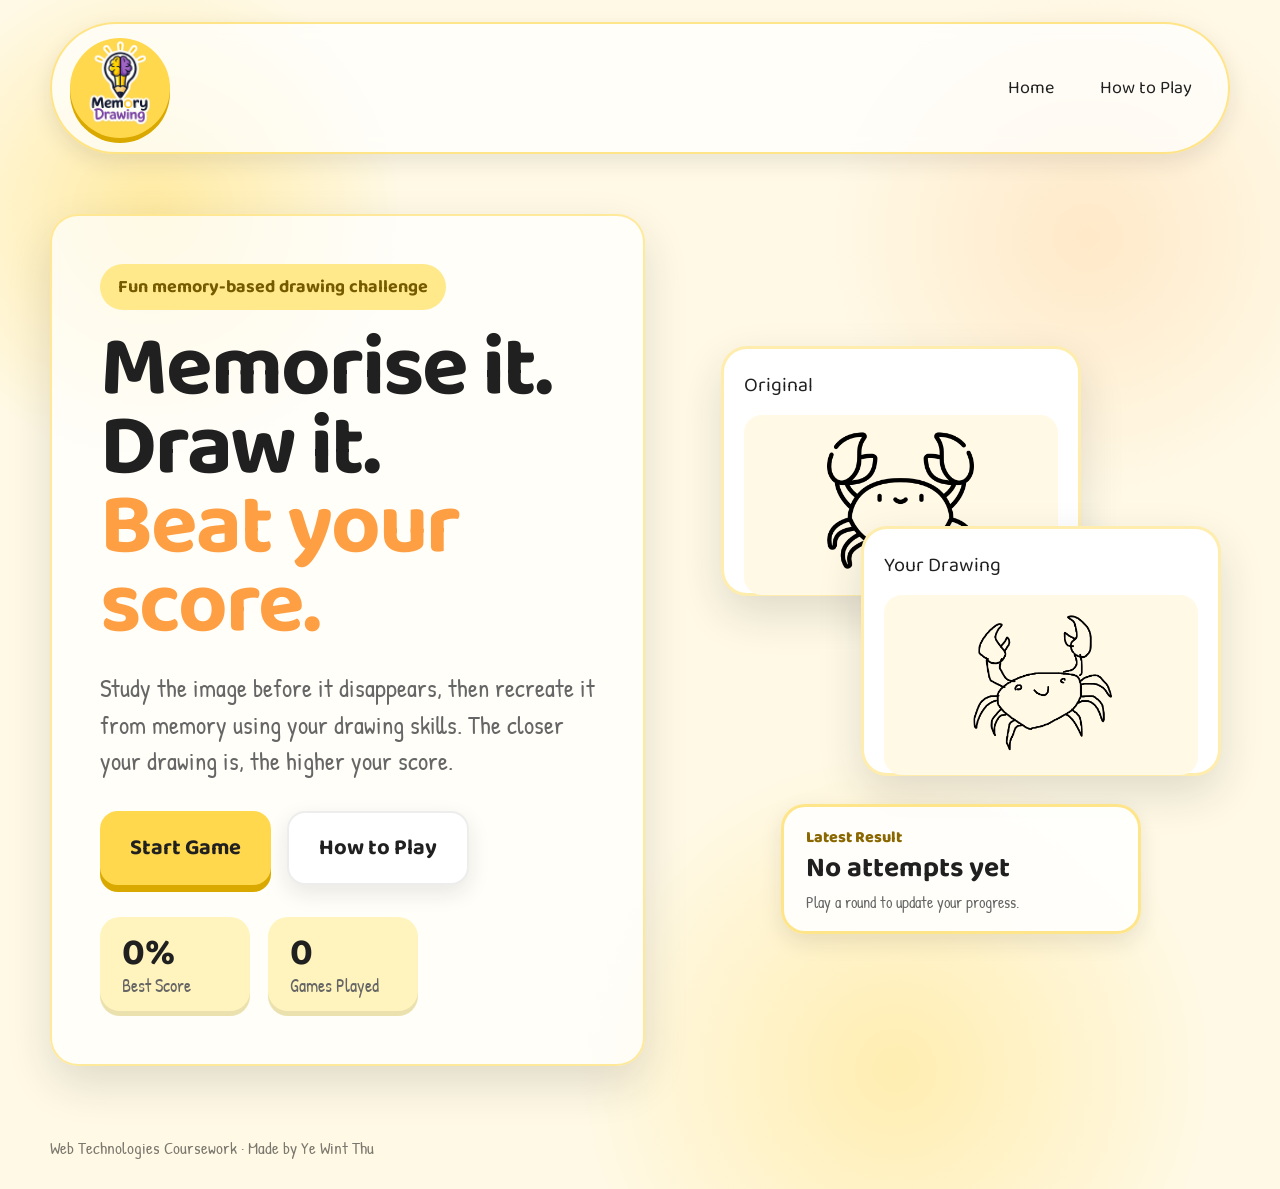
<file: index.html>
<!DOCTYPE html>
<html lang="en">
<head>
    <meta charset="UTF-8">
    <meta name="viewport" content="width=device-width, initial-scale=1.0">
    <title>Memory Drawing Game</title>

    <link rel="stylesheet" href="css/global.css">
    <link rel="stylesheet" href="css/index.css">

    <script src="js/global.js" defer></script>
    <script src="js/index.js" defer></script>
</head>

<body>

<header class="site-header">
    <a href="index.html" class="logo">
        <img src="img/logo.png" alt="Memory Drawing Game Logo">
    </a>

    <nav class="top-nav">
        <a href="index.html">Home</a>
        <a href="instructions.html">How to Play</a>
    </nav>
</header>

<main class="home-page page-animation">

    <section class="hero">

        <div class="hero-content">
            <p class="eyebrow">Fun memory-based drawing challenge</p>

            <h1>Memorise it.<br>Draw it.<br><span>Beat your score.</span></h1>

            <p class="hero-text">
                Study the image before it disappears, then recreate it from memory
                using your drawing skills. The closer your drawing is, the higher your score.
            </p>

            <div class="hero-actions">
                <a href="difficulty.html" class="game-btn primary-btn">Start Game</a>
                <a href="instructions.html" class="game-btn secondary-btn">How to Play</a>
            </div>

            <div class="stats-row">
                <div class="stat-card">
                    <strong id="bestScore">0%</strong>
                    <span>Best Score</span>
                </div>

                <div class="stat-card">
                    <strong id="gamesPlayed">0</strong>
                    <span>Games Played</span>
                </div>
            </div>
        </div>

        <div class="hero-preview">

            <div class="preview-stack">
                <div class="preview-card original-card">
                    <span>Original</span>
                    <div class="preview-image-box">
                        <img src="img/normal/crab.png" alt="Original crab drawing example">
                    </div>
                </div>

                <div class="preview-card drawing-card">
                    <span>Your Drawing</span>
                    <div class="preview-image-box">
                        <img src="img/my_drawing.png" alt="Player drawing example">
                    </div>
                </div>
            </div>

            <div class="score-panel">
                <span class="score-label">Latest Result</span>
                <strong id="scoreBubble">Loading...</strong>
                <small>Play a round to update your progress.</small>
            </div>

        </div>

    </section>

</main>

<footer class="site-footer">
    <p>Web Technologies Coursework · Made by Ye Wint Thu</p>
</footer>

</body>
</html>
</file>
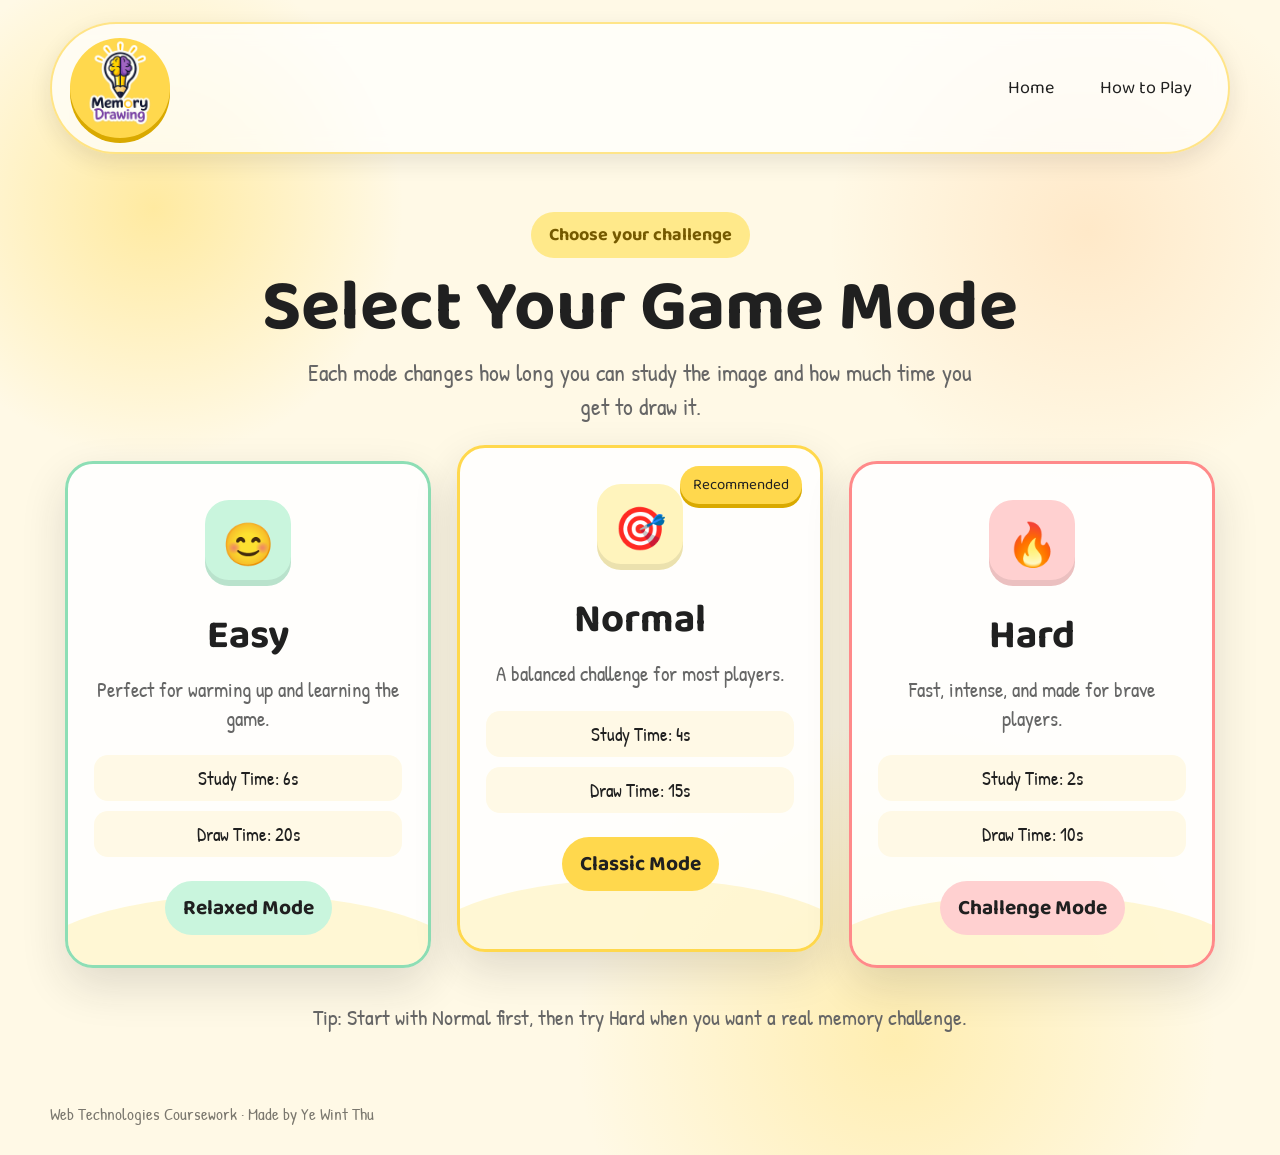
<file: difficulty.html>
<!DOCTYPE html>
<html lang="en">
<head>
    <meta charset="UTF-8">
    <meta name="viewport" content="width=device-width, initial-scale=1.0">
    <title>Select Difficulty</title>

    <link rel="stylesheet" href="css/global.css">
    <link rel="stylesheet" href="css/difficulty.css">

    <script src="js/global.js" defer></script>
    <script src="js/difficulty.js" defer></script>
</head>

<body>

<header class="site-header">
    <a href="index.html" class="logo">
        <img src="img/logo.png" alt="Memory Drawing Game Logo">
    </a>

    <nav class="top-nav">
        <a href="index.html">Home</a>
        <a href="instructions.html">How to Play</a>
    </nav>
</header>

<main class="difficulty-page page-animation">

    <section class="difficulty-intro">
        <p class="eyebrow">Choose your challenge</p>
        <h1>Select Your Game Mode</h1>
        <p class="subtitle">
            Each mode changes how long you can study the image and how much time you get to draw it.
        </p>
    </section>

    <section class="difficulty-container">

        <article class="difficulty-card easy" onclick="selectDifficulty('easy')">
            <div class="difficulty-icon">😊</div>
            <h2>Easy</h2>
            <p>Perfect for warming up and learning the game.</p>

            <div class="mode-info">
                <span>Study Time: 6s</span>
                <span>Draw Time: 20s</span>
            </div>

            <strong>Relaxed Mode</strong>
        </article>

        <article class="difficulty-card normal featured" onclick="selectDifficulty('normal')">
            <div class="recommended-badge">Recommended</div>
            <div class="difficulty-icon">🎯</div>
            <h2>Normal</h2>
            <p>A balanced challenge for most players.</p>

            <div class="mode-info">
                <span>Study Time: 4s</span>
                <span>Draw Time: 15s</span>
            </div>

            <strong>Classic Mode</strong>
        </article>

        <article class="difficulty-card hard" onclick="selectDifficulty('hard')">
            <div class="difficulty-icon">🔥</div>
            <h2>Hard</h2>
            <p>Fast, intense, and made for brave players.</p>

            <div class="mode-info">
                <span>Study Time: 2s</span>
                <span>Draw Time: 10s</span>
            </div>

            <strong>Challenge Mode</strong>
        </article>

    </section>

    <p class="tip-text">
        Tip: Start with Normal first, then try Hard when you want a real memory challenge.
    </p>

</main>

<footer class="site-footer">
    <p>Web Technologies Coursework · Made by Ye Wint Thu</p>
</footer>

</body>
</html>
</file>
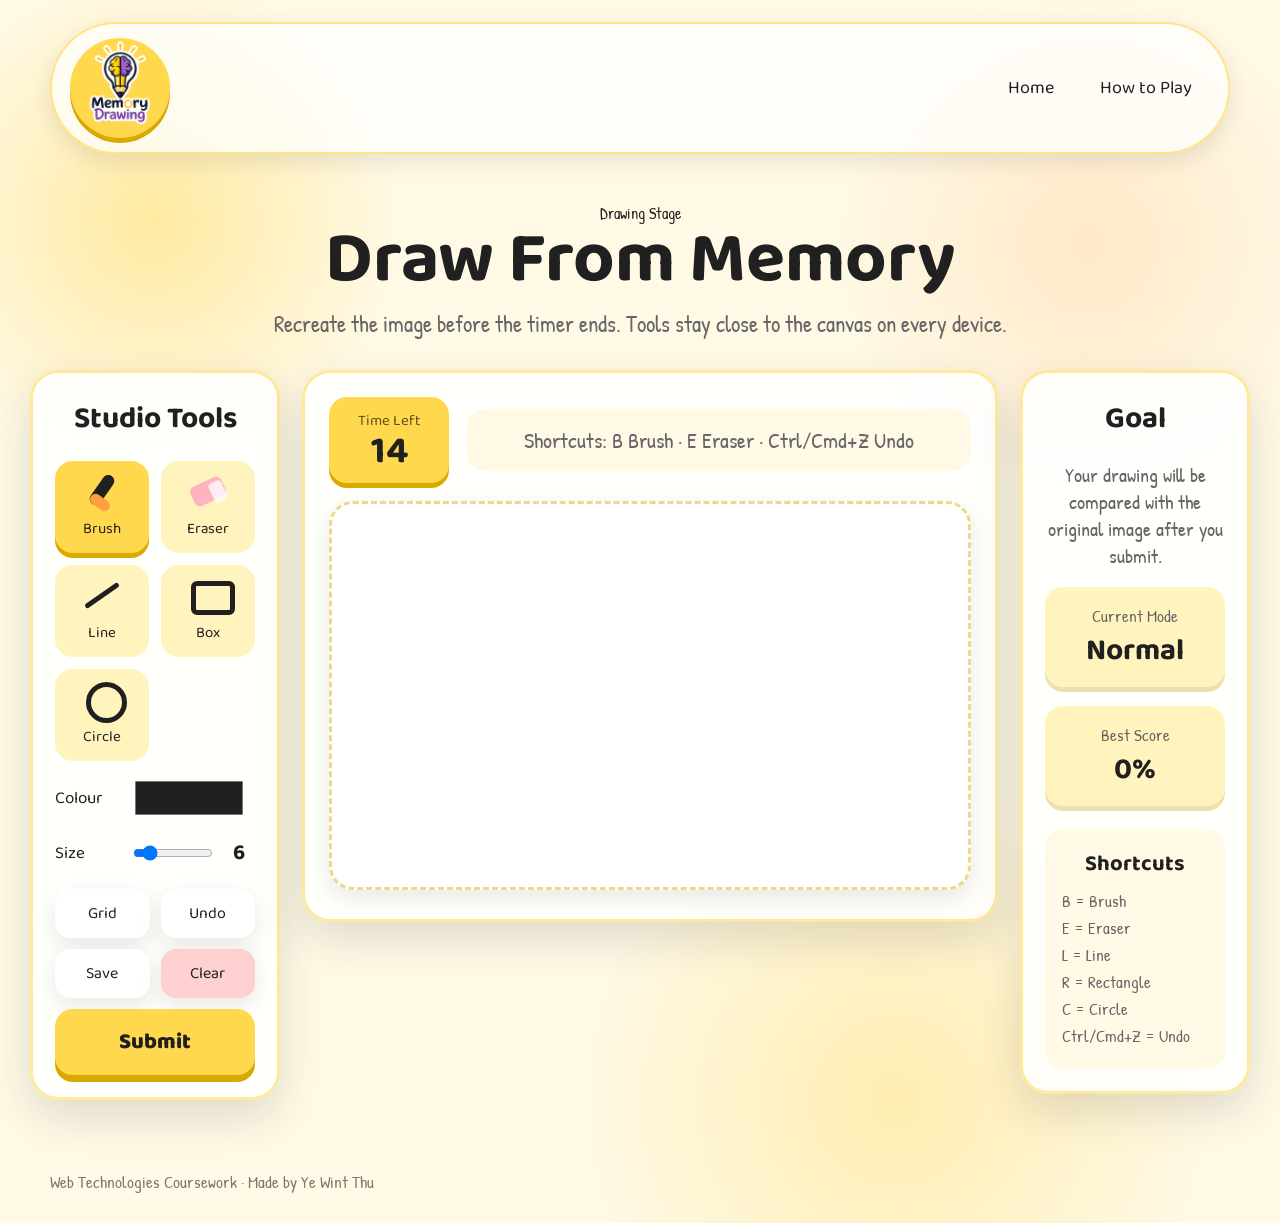
<file: drawing.html>
<!DOCTYPE html>
<html lang="en">
<head>
    <meta charset="UTF-8">
    <meta name="viewport" content="width=device-width, initial-scale=1.0">
    <title>Drawing Stage</title>

    <link rel="stylesheet" href="css/global.css">
    <link rel="stylesheet" href="css/drawing.css">

    <script src="js/global.js" defer></script>
    <script src="js/drawing.js" defer></script>
</head>

<body>

<header class="site-header">
    <a href="index.html" class="logo">
        <img src="img/logo.png" alt="Memory Drawing Game Logo">
    </a>

    <nav class="top-nav">
        <a href="index.html">Home</a>
        <a href="instructions.html">How to Play</a>
    </nav>
</header>

<main class="drawing-page page-animation">

    <section class="drawing-header">
        <p class="eyebrow">Drawing Stage</p>
        <h1>Draw From Memory</h1>
        <p class="subtitle">
            Recreate the image before the timer ends. Tools stay close to the canvas on every device.
        </p>
    </section>

    <section class="drawing-layout">

        <aside class="tool-panel">
            <h2>Studio Tools</h2>

            <div class="tool-grid">
                <button class="tool-btn active" id="brushBtn" title="Brush">
                    <span class="tool-icon brush-icon"></span>
                    <small>Brush</small>
                </button>

                <button class="tool-btn" id="eraserBtn" title="Eraser">
                    <span class="tool-icon eraser-icon"></span>
                    <small>Eraser</small>
                </button>

                <button class="tool-btn" id="lineBtn" title="Line">
                    <span class="tool-icon line-icon"></span>
                    <small>Line</small>
                </button>

                <button class="tool-btn" id="rectBtn" title="Rectangle">
                    <span class="tool-icon rectangle-icon"></span>
                    <small>Box</small>
                </button>

                <button class="tool-btn" id="circleBtn" title="Circle">
                    <span class="tool-icon circle-icon"></span>
                    <small>Circle</small>
                </button>
            </div>

            <div class="control-row">
                <label for="colorPicker">Colour</label>
                <input type="color" id="colorPicker" value="#202020">
            </div>

            <div class="control-row">
                <label for="brushSize">Size</label>
                <input type="range" id="brushSize" min="2" max="30" value="6">
                <strong id="brushSizeText">6</strong>
            </div>

            <div class="action-grid">
                <button class="small-action" id="gridBtn">Grid</button>
                <button class="small-action" id="undoBtn">Undo</button>
                <button class="small-action" id="downloadBtn">Save</button>
                <button class="small-action danger" id="clearBtn">Clear</button>
                <button class="submit-btn" id="submitDrawing">Submit</button>
            </div>
        </aside>

        <section class="canvas-card">
            <div class="drawing-topbar">
                <div class="timer-box">
                    <span>Time Left</span>
                    <strong id="drawTimer">15</strong>
                </div>

                <p id="drawingMessage">Shortcuts: B Brush · E Eraser · Ctrl/Cmd+Z Undo</p>
            </div>

            <div class="canvas-wrap" id="canvasWrap">
                <canvas id="drawingCanvas" width="760" height="460"></canvas>
                <div id="cursorDot"></div>
            </div>
        </section>

        <aside class="goal-panel">
            <h2>Goal</h2>
            <p>Your drawing will be compared with the original image after you submit.</p>

            <div class="goal-card">
                <span>Current Mode</span>
                <strong id="modeText">Normal</strong>
            </div>

            <div class="goal-card">
                <span>Best Score</span>
                <strong id="bestScoreText">0%</strong>
            </div>

            <div class="shortcut-card">
                <h3>Shortcuts</h3>
                <p>B = Brush</p>
                <p>E = Eraser</p>
                <p>L = Line</p>
                <p>R = Rectangle</p>
                <p>C = Circle</p>
                <p>Ctrl/Cmd+Z = Undo</p>
            </div>
        </aside>

    </section>

</main>

<footer class="site-footer">
    <p>Web Technologies Coursework · Made by Ye Wint Thu</p>
</footer>

</body>
</html>
</file>
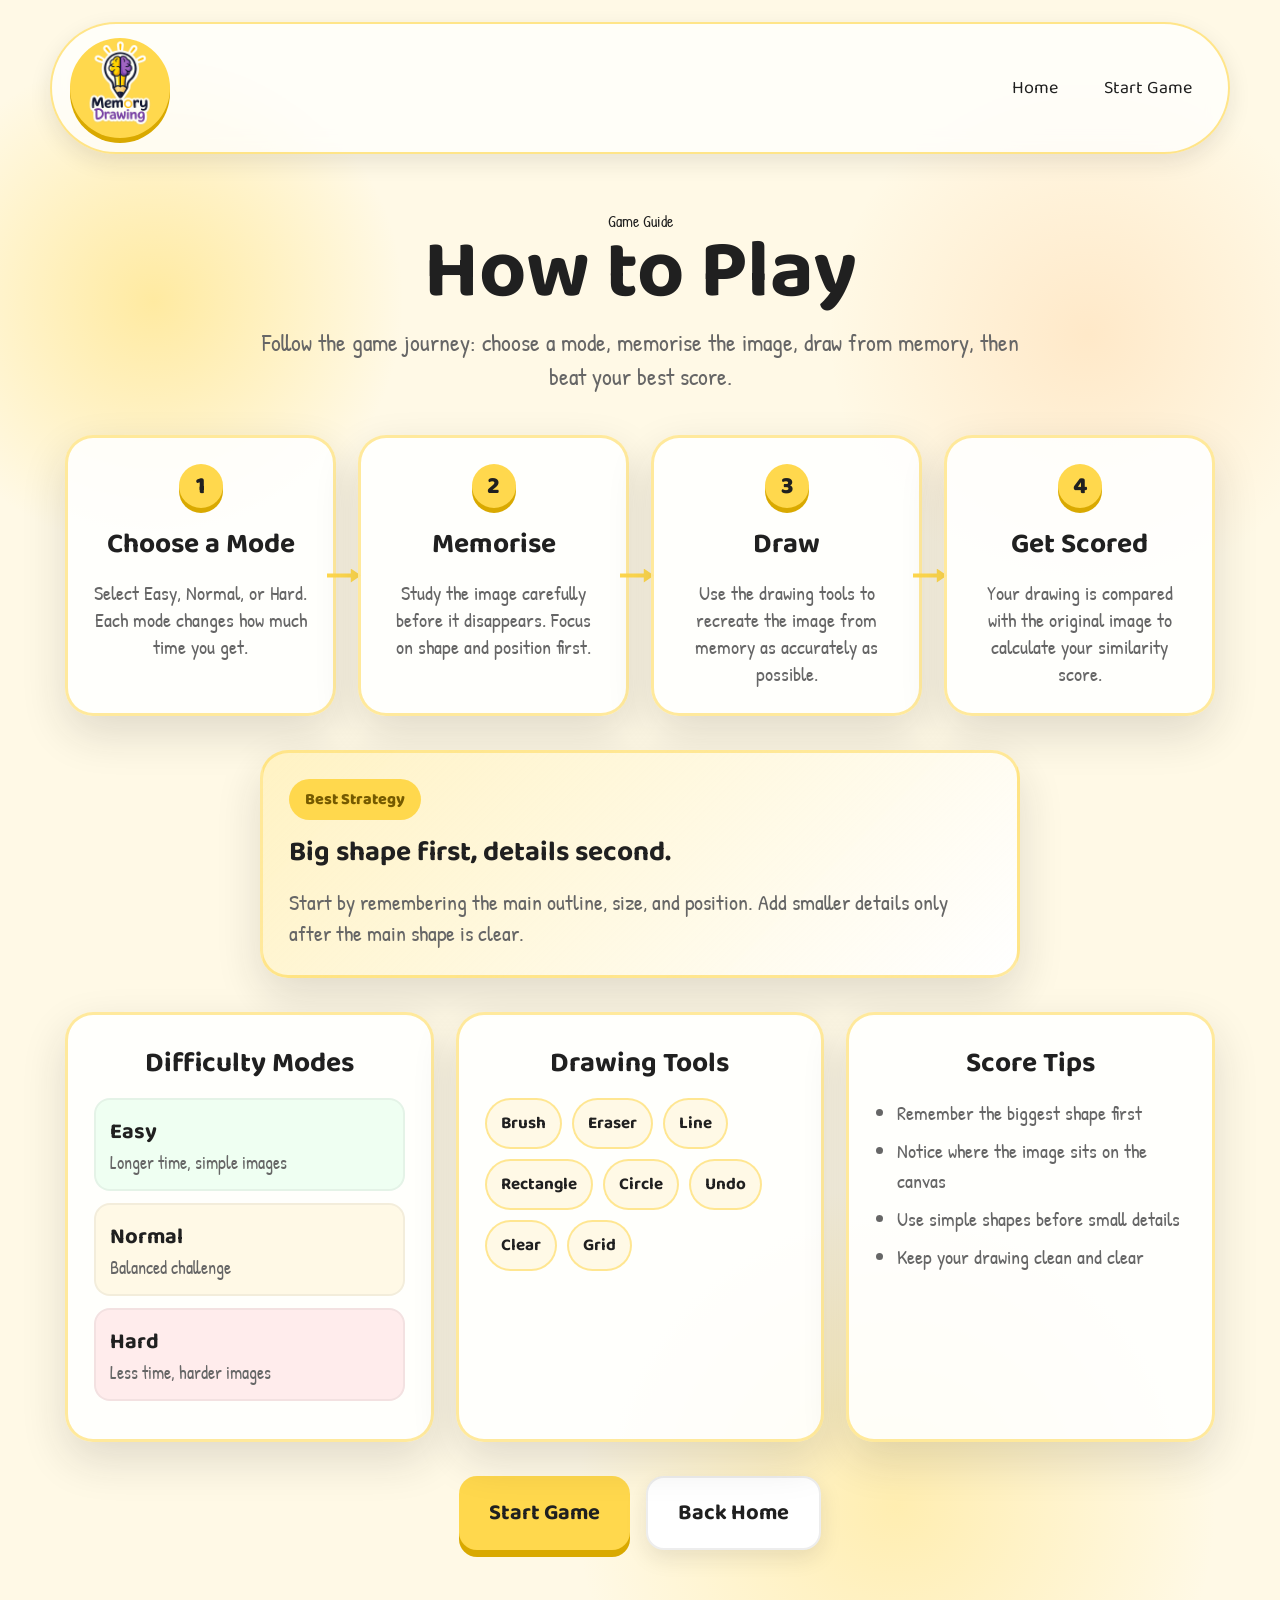
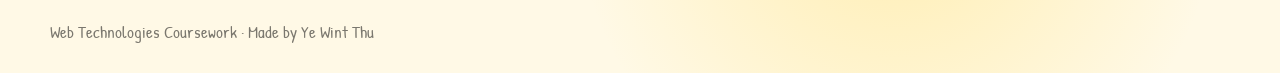
<file: instructions.html>
<!DOCTYPE html>
<html lang="en">
<head>
    <meta charset="UTF-8">
    <meta name="viewport" content="width=device-width, initial-scale=1.0">
    <title>How to Play</title>

    <link rel="stylesheet" href="css/global.css">
    <link rel="stylesheet" href="css/instructions.css">

    <script src="js/global.js" defer></script>
</head>

<body>

<header class="site-header">
    <a href="index.html" class="logo">
        <img src="img/logo.png" alt="Memory Drawing Game Logo">
    </a>

    <nav class="top-nav">
        <a href="index.html">Home</a>
        <a href="difficulty.html">Start Game</a>
    </nav>
</header>

<main class="instructions-page page-animation">

    <section class="instructions-header">
        <p class="eyebrow">Game Guide</p>
        <h1>How to Play</h1>
        <p class="subtitle">
            Follow the game journey: choose a mode, memorise the image, draw from memory, then beat your best score.
        </p>
    </section>

    <section class="guide-grid">

        <article class="guide-card">
            <div class="guide-number">1</div>
            <h2>Choose a Mode</h2>
            <p>Select Easy, Normal, or Hard. Each mode changes how much time you get.</p>
        </article>

        <article class="guide-card">
            <div class="guide-number">2</div>
            <h2>Memorise</h2>
            <p>Study the image carefully before it disappears. Focus on shape and position first.</p>
        </article>

        <article class="guide-card">
            <div class="guide-number">3</div>
            <h2>Draw</h2>
            <p>Use the drawing tools to recreate the image from memory as accurately as possible.</p>
        </article>

        <article class="guide-card">
            <div class="guide-number">4</div>
            <h2>Get Scored</h2>
            <p>Your drawing is compared with the original image to calculate your similarity score.</p>
        </article>

    </section>

    <section class="strategy-card">
        <span>Best Strategy</span>
        <h2>Big shape first, details second.</h2>
        <p>
            Start by remembering the main outline, size, and position. Add smaller details only after the main shape is clear.
        </p>
    </section>

    <section class="info-section">

        <div class="info-card">
            <h2>Difficulty Modes</h2>

            <div class="mode-row easy-mode">
                <strong>Easy</strong>
                <span>Longer time, simple images</span>
            </div>

            <div class="mode-row normal-mode">
                <strong>Normal</strong>
                <span>Balanced challenge</span>
            </div>

            <div class="mode-row hard-mode">
                <strong>Hard</strong>
                <span>Less time, harder images</span>
            </div>
        </div>

        <div class="info-card">
            <h2>Drawing Tools</h2>

            <div class="tool-list">
                <span>Brush</span>
                <span>Eraser</span>
                <span>Line</span>
                <span>Rectangle</span>
                <span>Circle</span>
                <span>Undo</span>
                <span>Clear</span>
                <span>Grid</span>
            </div>
        </div>

        <div class="info-card">
            <h2>Score Tips</h2>

            <ul>
                <li>Remember the biggest shape first</li>
                <li>Notice where the image sits on the canvas</li>
                <li>Use simple shapes before small details</li>
                <li>Keep your drawing clean and clear</li>
            </ul>
        </div>

    </section>

    <div class="instructions-actions">
        <a href="difficulty.html" class="game-btn primary-btn">Start Game</a>
        <a href="index.html" class="game-btn secondary-btn">Back Home</a>
    </div>

</main>

<footer class="site-footer">
    <p>Web Technologies Coursework · Made by Ye Wint Thu</p>
</footer>

</body>
</html>
</file>
<file: css/global.css>
@import url('https://fonts.googleapis.com/css2?family=Baloo+2:wght@500;700;800&family=Patrick+Hand&display=swap');

:root {
    --yellow: #FFD84D;
    --yellow-light: #FFE98A;
    --yellow-dark: #D9A900;
    --cream: #FFF9E6;
    --white: #FFFFFF;
    --dark: #202020;
    --muted: #666666;
    --orange: #FF9F43;
    --shadow: 0 18px 45px rgba(32, 32, 32, 0.14);
    --soft-shadow: 0 8px 22px rgba(32, 32, 32, 0.10);
    --radius: 28px;
}

* {
    margin: 0;
    padding: 0;
    box-sizing: border-box;
}

body {
    font-family: 'Patrick Hand', cursive;
    min-height: 100vh;
    color: var(--dark);
    background:
            radial-gradient(circle at 12% 18%, rgba(255, 216, 77, 0.45), transparent 250px),
            radial-gradient(circle at 85% 20%, rgba(255, 159, 67, 0.18), transparent 260px),
            radial-gradient(circle at 70% 90%, rgba(255, 216, 77, 0.35), transparent 320px),
            var(--cream);
    overflow-x: hidden;
}

.site-header {
    width: min(1180px, calc(100% - 40px));
    margin: 22px auto 0;
    padding: 14px 18px;
    background: rgba(255, 255, 255, 0.72);
    border: 2px solid rgba(255, 216, 77, 0.65);
    border-radius: 999px;
    display: flex;
    align-items: center;
    justify-content: space-between;
    box-shadow: var(--soft-shadow);
    backdrop-filter: blur(10px);
}

.logo {
    width: 100px;
    height: 100px;
    border-radius: 50%;
    background: var(--yellow);
    display: flex;
    align-items: center;
    justify-content: center;
    box-shadow: 0 5px 0 var(--yellow-dark);
    overflow: hidden;
}

.logo img {
    width: 122%;
    height: 122%;
}

.top-nav {
    display: flex;
    gap: 10px;
}

.top-nav a {
    padding: 11px 18px;
    border-radius: 999px;
    text-decoration: none;
    color: var(--dark);
    font-family: 'Baloo 2', cursive;
    font-size: 18px;
    transition: 0.2s ease;
}

.top-nav a:hover {
    background: var(--yellow-light);
}

.game-btn {
    display: inline-flex;
    align-items: center;
    justify-content: center;
    min-width: 170px;
    padding: 17px 30px;
    border-radius: 18px;
    font-family: 'Baloo 2', cursive;
    font-size: 22px;
    font-weight: 700;
    text-decoration: none;
    color: var(--dark);
    transition: 0.2s ease;
}

.primary-btn {
    background: var(--yellow);
    box-shadow: 0 7px 0 var(--yellow-dark);
}

.primary-btn:hover {
    transform: translateY(4px);
    box-shadow: 0 3px 0 var(--yellow-dark);
}

.secondary-btn {
    background: var(--white);
    border: 2px solid rgba(32, 32, 32, 0.08);
    box-shadow: var(--soft-shadow);
}

.secondary-btn:hover {
    transform: translateY(-3px);
    background: #fff3b8;
}

.page-animation {
    animation: pageEnter 0.55s ease both;
}

@keyframes pageEnter {
    from {
        opacity: 0;
        transform: translateY(18px);
    }

    to {
        opacity: 1;
        transform: translateY(0);
    }
}

.site-footer {
    width: min(1180px, calc(100% - 40px));
    margin: 0 auto;
    padding: 30px 0;
    color: rgba(0, 0, 0, 0.52);
    font-size: 17px;
}

@media (max-width: 700px) {
    .site-header {
        width: calc(100% - 24px);
        border-radius: 24px;
        flex-direction: column;
        gap: 14px;
    }

    .top-nav {
        width: 100%;
        justify-content: center;
        flex-wrap: wrap;
    }

    .game-btn {
        width: 100%;
    }
}
</file>
<file: css/index.css>
.home-page {
    width: min(1180px, calc(100% - 40px));
    margin: 60px auto 40px;
}

.hero {
    min-height: 620px;
    display: grid;
    grid-template-columns: 1.05fr 0.95fr;
    gap: 46px;
    align-items: center;
}

.hero-content {
    background: rgba(255, 255, 255, 0.72);
    border: 2px solid rgba(255, 216, 77, 0.55);
    border-radius: var(--radius);
    padding: 48px;
    box-shadow: var(--shadow);
    backdrop-filter: blur(10px);
}

.eyebrow {
    display: inline-block;
    background: var(--yellow-light);
    padding: 9px 18px;
    border-radius: 999px;
    font-family: 'Baloo 2', cursive;
    font-size: 18px;
    font-weight: 700;
    color: #755a00;
    margin-bottom: 20px;
}

.hero h1 {
    font-family: 'Baloo 2', cursive;
    font-size: clamp(48px, 7vw, 86px);
    line-height: 0.92;
    letter-spacing: -2px;
    margin-bottom: 24px;
}

.hero h1 span {
    color: var(--orange);
}

.hero-text {
    max-width: 620px;
    font-size: 25px;
    line-height: 1.45;
    color: var(--muted);
    margin-bottom: 32px;
}

.hero-actions {
    display: flex;
    gap: 16px;
    flex-wrap: wrap;
    margin-bottom: 32px;
}

.stats-row {
    display: flex;
    gap: 18px;
    flex-wrap: wrap;
}

.stat-card {
    min-width: 150px;
    background: #FFF4BD;
    border-radius: 20px;
    padding: 18px 22px;
    box-shadow: inset 0 -5px 0 rgba(0, 0, 0, 0.08);
    transition: 0.25s ease;
}

.stat-card:hover {
    transform: translateY(-6px) scale(1.03);
}

.stat-card strong {
    display: block;
    font-family: 'Baloo 2', cursive;
    font-size: 38px;
    line-height: 1;
}

.stat-card span {
    color: var(--muted);
    font-size: 18px;
}

.hero-preview {
    display: flex;
    flex-direction: column;
    align-items: center;
    gap: 28px;
}

.preview-stack {
    position: relative;
    width: 520px;
    height: 430px;
}

.preview-card {
    position: absolute;
    width: 360px;
    height: 250px;
    background: var(--white);
    border-radius: 26px;
    padding: 20px;
    box-shadow: var(--shadow);
    border: 3px solid rgba(255, 216, 77, 0.45);
}

.preview-card span {
    display: inline-block;
    font-family: 'Baloo 2', cursive;
    font-size: 20px;
    margin-bottom: 14px;
}

.original-card {
    top: 0;
    left: 20px;
    animation: floatOne 4s ease-in-out infinite;
}

.drawing-card {
    right: 0;
    bottom: 0;
    animation: floatTwo 4.5s ease-in-out infinite;
}

.preview-image-box {
    height: 180px;
    border-radius: 18px;
    background: #FFF9E6;
    display: flex;
    align-items: center;
    justify-content: center;
    overflow: hidden;
}

.preview-image-box img {
    max-width: 82%;
    max-height: 82%;
    object-fit: contain;
}

.score-panel {
    width: 360px;
    background: rgba(255, 255, 255, 0.88);
    border: 3px solid rgba(255, 216, 77, 0.65);
    border-radius: 24px;
    padding: 18px 22px;
    box-shadow: var(--soft-shadow);
    backdrop-filter: blur(10px);
    animation: panelPop 0.55s ease both;
}

.score-label {
    display: block;
    font-family: 'Baloo 2', cursive;
    font-size: 16px;
    font-weight: 800;
    color: #8a6700;
    margin-bottom: 4px;
}

.score-panel strong {
    display: block;
    font-family: 'Baloo 2', cursive;
    font-size: 28px;
    line-height: 1.1;
    color: var(--dark);
}

.score-panel small {
    display: block;
    margin-top: 6px;
    font-size: 16px;
    color: var(--muted);
}

@keyframes floatOne {
    0%, 100% {
        transform: translateY(0) rotate(-4deg);
    }

    50% {
        transform: translateY(-14px) rotate(-2deg);
    }
}

@keyframes floatTwo {
    0%, 100% {
        transform: translateY(0) rotate(4deg);
    }

    50% {
        transform: translateY(14px) rotate(2deg);
    }
}

@keyframes panelPop {
    from {
        opacity: 0;
        transform: translateY(16px) scale(0.96);
    }

    to {
        opacity: 1;
        transform: translateY(0) scale(1);
    }
}

@media (max-width: 950px) {
    .hero {
        grid-template-columns: 1fr;
    }

    .hero-preview {
        margin-top: 30px;
    }
}

@media (max-width: 600px) {
    .home-page {
        width: calc(100% - 24px);
        margin-top: 34px;
    }

    .hero-content {
        padding: 32px 22px;
    }

    .hero-text {
        font-size: 22px;
    }

    .stats-row {
        display: grid;
        grid-template-columns: 1fr;
    }

    .preview-stack {
        width: 100%;
        height: auto;
        display: grid;
        gap: 22px;
    }

    .preview-card {
        position: static;
        width: 100%;
        height: auto;
        animation: none;
    }

    .score-panel {
        width: 100%;
        text-align: center;
        animation: none;
    }
}
</file>
<file: css/difficulty.css>
.difficulty-page {
    width: min(1150px, calc(100% - 40px));
    margin: 58px auto 40px;
    text-align: center;
}

.difficulty-intro {
    margin-bottom: 38px;
}

.eyebrow {
    display: inline-block;
    background: var(--yellow-light);
    padding: 9px 18px;
    border-radius: 999px;
    font-family: 'Baloo 2', cursive;
    font-size: 18px;
    font-weight: 700;
    color: #755a00;
    margin-bottom: 14px;
}

.difficulty-page h1 {
    font-family: 'Baloo 2', cursive;
    font-size: clamp(44px, 6vw, 72px);
    line-height: 1;
    margin-bottom: 12px;
}

.subtitle {
    max-width: 680px;
    margin: 0 auto;
    font-size: 24px;
    line-height: 1.4;
    color: var(--muted);
}

.difficulty-container {
    display: grid;
    grid-template-columns: repeat(3, 1fr);
    gap: 26px;
    align-items: stretch;
}

.difficulty-card {
    position: relative;
    background: rgba(255, 255, 255, 0.86);
    border-radius: 28px;
    padding: 36px 26px 30px;
    cursor: pointer;
    transition: 0.25s ease;
    box-shadow: var(--shadow);
    border: 3px solid rgba(255, 216, 77, 0.45);
    overflow: hidden;
}

.difficulty-card::before {
    content: "";
    position: absolute;
    inset: auto -40px -70px -40px;
    height: 140px;
    background: var(--yellow-light);
    opacity: 0.35;
    border-radius: 50%;
    transition: 0.25s ease;
}

.difficulty-card:hover {
    transform: translateY(-12px) scale(1.03);
    box-shadow: 0 28px 60px rgba(32, 32, 32, 0.18);
}

.difficulty-card:hover::before {
    height: 180px;
    opacity: 0.55;
}

.difficulty-card:active {
    transform: scale(0.98);
}

.featured {
    transform: translateY(-16px);
    border-color: var(--yellow);
}

.featured:hover {
    transform: translateY(-24px) scale(1.03);
}

.recommended-badge {
    position: absolute;
    top: 18px;
    right: 18px;
    background: var(--yellow);
    padding: 7px 13px;
    border-radius: 999px;
    font-family: 'Baloo 2', cursive;
    font-size: 15px;
    box-shadow: 0 4px 0 var(--yellow-dark);
}

.difficulty-icon {
    position: relative;
    z-index: 1;
    width: 86px;
    height: 86px;
    margin: 0 auto 18px;
    background: #FFF4BD;
    border-radius: 24px;
    display: grid;
    place-items: center;
    font-size: 42px;
    box-shadow: inset 0 -6px 0 rgba(0, 0, 0, 0.08);
}

.difficulty-card h2,
.difficulty-card p,
.mode-info,
.difficulty-card strong {
    position: relative;
    z-index: 1;
}

.difficulty-card h2 {
    font-family: 'Baloo 2', cursive;
    font-size: 40px;
    margin-bottom: 8px;
}

.difficulty-card p {
    font-size: 21px;
    line-height: 1.35;
    color: var(--muted);
    margin-bottom: 22px;
}

.mode-info {
    display: grid;
    gap: 10px;
    margin-bottom: 24px;
}

.mode-info span {
    background: #FFF9E6;
    border-radius: 14px;
    padding: 10px;
    font-size: 19px;
}

.difficulty-card strong {
    display: inline-block;
    font-family: 'Baloo 2', cursive;
    font-size: 21px;
    background: var(--yellow);
    padding: 10px 18px;
    border-radius: 999px;
}

.easy {
    border-color: #8DDEB5;
}

.easy .difficulty-icon,
.easy strong {
    background: #C9F5DD;
}

.normal {
    border-color: var(--yellow);
}

.hard {
    border-color: #FF8A8A;
}

.hard .difficulty-icon,
.hard strong {
    background: #FFD0D0;
}

.tip-text {
    margin-top: 34px;
    font-size: 22px;
    color: var(--muted);
}

@media (max-width: 950px) {
    .difficulty-container {
        grid-template-columns: 1fr;
    }

    .featured {
        transform: none;
    }

    .featured:hover {
        transform: translateY(-12px) scale(1.03);
    }
}

@media (max-width: 600px) {
    .difficulty-page {
        width: calc(100% - 24px);
        margin-top: 36px;
    }

    .difficulty-card {
        padding: 32px 20px 28px;
    }

    .subtitle {
        font-size: 21px;
    }

    .recommended-badge {
        position: static;
        display: inline-block;
        margin-bottom: 14px;
    }
}
</file>
<file: css/drawing.css>
.drawing-page {
    width: min(1220px, calc(100% - 40px));
    margin: 48px auto 40px;
    text-align: center;
}

.drawing-header {
    margin-bottom: 30px;
}

.drawing-header h1 {
    font-family: 'Baloo 2', cursive;
    font-size: clamp(44px, 6vw, 72px);
    line-height: 1;
    margin-bottom: 12px;
}

.subtitle {
    max-width: 780px;
    margin: 0 auto;
    font-size: 23px;
    line-height: 1.4;
    color: var(--muted);
}

.drawing-layout {
    display: grid;
    grid-template-columns: 250px 1fr 230px;
    gap: 22px;
    align-items: start;
}

.tool-panel,
.goal-panel,
.canvas-card {
    background: rgba(255, 255, 255, 0.88);
    border: 3px solid rgba(255, 216, 77, 0.55);
    border-radius: 28px;
    box-shadow: var(--shadow);
    backdrop-filter: blur(10px);
}

.tool-panel,
.goal-panel {
    padding: 22px;
}

.tool-panel h2,
.goal-panel h2 {
    font-family: 'Baloo 2', cursive;
    font-size: 30px;
    margin-bottom: 18px;
}

.tool-grid {
    display: grid;
    grid-template-columns: repeat(2, 1fr);
    gap: 12px;
}

.tool-btn {
    min-height: 88px;
    border: none;
    border-radius: 18px;
    padding: 12px;
    background: #FFF4BD;
    color: var(--dark);
    cursor: pointer;
    transition: 0.2s ease;
    display: flex;
    flex-direction: column;
    align-items: center;
    justify-content: center;
    gap: 8px;
}

.tool-btn:hover {
    transform: translateY(-3px);
    background: #FFEFB0;
}

.tool-btn.active {
    background: var(--yellow);
    box-shadow: 0 5px 0 var(--yellow-dark);
}

.tool-btn small {
    font-family: 'Baloo 2', cursive;
    font-size: 15px;
}

.tool-icon {
    width: 36px;
    height: 36px;
    display: block;
    position: relative;
}

.brush-icon::before {
    content: "";
    position: absolute;
    width: 12px;
    height: 34px;
    background: var(--dark);
    border-radius: 8px;
    transform: rotate(35deg);
    left: 12px;
    top: 0;
}

.brush-icon::after {
    content: "";
    position: absolute;
    width: 22px;
    height: 11px;
    background: var(--orange);
    border-radius: 999px;
    bottom: 1px;
    left: 5px;
    transform: rotate(35deg);
}

.eraser-icon::before {
    content: "";
    position: absolute;
    width: 34px;
    height: 21px;
    background: #ffb3c1;
    border-radius: 6px;
    transform: rotate(-25deg);
    top: 8px;
    left: 1px;
}

.eraser-icon::after {
    content: "";
    position: absolute;
    width: 14px;
    height: 21px;
    background: #ffffff;
    border-radius: 4px;
    transform: rotate(-25deg);
    top: 8px;
    right: 1px;
    opacity: 0.75;
}

.line-icon::before {
    content: "";
    position: absolute;
    width: 40px;
    height: 5px;
    background: var(--dark);
    border-radius: 999px;
    transform: rotate(-35deg);
    top: 16px;
    left: -2px;
}

.rectangle-icon::before {
    content: "";
    position: absolute;
    width: 34px;
    height: 24px;
    border: 5px solid var(--dark);
    border-radius: 6px;
    top: 4px;
    left: 1px;
}

.circle-icon::before {
    content: "";
    position: absolute;
    width: 31px;
    height: 31px;
    border: 5px solid var(--dark);
    border-radius: 50%;
    top: 1px;
    left: 2px;
}

.tool-btn.active .tool-icon {
    animation: toolPop 0.25s ease;
}

@keyframes toolPop {
    50% {
        transform: scale(1.18) rotate(-4deg);
    }
}

.control-row {
    display: grid;
    grid-template-columns: 68px 1fr auto;
    align-items: center;
    gap: 10px;
    margin-top: 16px;
    text-align: left;
}

.control-row label {
    font-family: 'Baloo 2', cursive;
    font-size: 17px;
}

.control-row strong {
    min-width: 32px;
    font-family: 'Baloo 2', cursive;
    font-size: 22px;
    text-align: center;
}

input[type="color"] {
    width: 100%;
    height: 42px;
    border: none;
    background: transparent;
    cursor: pointer;
    border-radius: 12px;
}

input[type="range"] {
    width: 100%;
    cursor: pointer;
}

.action-grid {
    display: grid;
    grid-template-columns: repeat(2, 1fr);
    gap: 11px;
    margin-top: 18px;
}

.small-action {
    border: none;
    border-radius: 15px;
    padding: 12px 10px;
    font-family: 'Baloo 2', cursive;
    font-size: 16px;
    cursor: pointer;
    background: var(--white);
    color: var(--dark);
    box-shadow: var(--soft-shadow);
    transition: 0.2s ease;
}

.small-action:hover {
    transform: translateY(-2px);
    background: #fff3b8;
}

.small-action.danger {
    background: #FFD0D0;
}

.submit-btn {
    grid-column: 1 / -1;
    border: none;
    padding: 15px 20px;
    border-radius: 18px;
    background: var(--yellow);
    color: var(--dark);
    font-family: 'Baloo 2', cursive;
    font-size: 22px;
    font-weight: 800;
    cursor: pointer;
    box-shadow: 0 7px 0 var(--yellow-dark);
    transition: 0.2s ease;
}

.submit-btn:hover {
    transform: translateY(4px);
    box-shadow: 0 3px 0 var(--yellow-dark);
}

.canvas-card {
    padding: 24px;
}

.drawing-topbar {
    display: flex;
    justify-content: space-between;
    align-items: center;
    gap: 18px;
    margin-bottom: 18px;
}

.timer-box {
    min-width: 120px;
    background: var(--yellow);
    border-radius: 18px;
    padding: 12px 18px;
    box-shadow: 0 5px 0 var(--yellow-dark);
}

.timer-box span {
    display: block;
    font-family: 'Baloo 2', cursive;
    font-size: 15px;
    color: rgba(0, 0, 0, 0.62);
}

.timer-box strong {
    display: block;
    font-family: 'Baloo 2', cursive;
    font-size: 38px;
    line-height: 1;
}

.timer-warning {
    animation: drawTimerWarning 0.45s ease-in-out infinite;
}

#drawingMessage {
    flex: 1;
    background: #FFF9E6;
    border-radius: 18px;
    padding: 16px;
    font-size: 22px;
    color: var(--muted);
}

.canvas-wrap {
    position: relative;
    width: 100%;
    max-width: 760px;
    margin: 0 auto;
    border-radius: 24px;
}

.canvas-wrap.grid-on::after {
    content: "";
    position: absolute;
    inset: 0;
    pointer-events: none;
    border-radius: 24px;
    background-image:
            linear-gradient(rgba(0, 0, 0, 0.06) 1px, transparent 1px),
            linear-gradient(90deg, rgba(0, 0, 0, 0.06) 1px, transparent 1px);
    background-size: 32px 32px;
}

#drawingCanvas {
    width: 100%;
    max-width: 760px;
    height: auto;
    aspect-ratio: 760 / 460;
    background: white;
    border-radius: 24px;
    border: 3px dashed rgba(217, 169, 0, 0.45);
    box-shadow: inset 0 -8px 0 rgba(0, 0, 0, 0.05), var(--soft-shadow);
    cursor: none;
    touch-action: none;
}

.goal-panel p {
    font-size: 20px;
    line-height: 1.35;
    color: var(--muted);
    margin-bottom: 18px;
}

.goal-card {
    background: #FFF4BD;
    border-radius: 18px;
    padding: 17px;
    margin-bottom: 14px;
    box-shadow: inset 0 -5px 0 rgba(0, 0, 0, 0.08);
}

.goal-card span {
    display: block;
    font-size: 17px;
    color: var(--muted);
}

.goal-card strong {
    display: block;
    font-family: 'Baloo 2', cursive;
    font-size: 30px;
}

.shortcut-card {
    background: #FFF9E6;
    border-radius: 18px;
    padding: 17px;
    margin-top: 18px;
    text-align: left;
}

.shortcut-card h3 {
    font-family: 'Baloo 2', cursive;
    font-size: 22px;
    margin-bottom: 8px;
    text-align: center;
}

.shortcut-card p {
    font-size: 17px;
    margin-bottom: 4px;
}

#cursorDot {
    position: absolute;
    width: 12px;
    height: 12px;
    border: 2px solid black;
    border-radius: 50%;
    pointer-events: none;
    transform: translate(-50%, -50%);
    z-index: 10;
    display: none;
    background: transparent;
    transition: 0.05s linear;
}

.cursor-brush {
    border: 2px solid black;
    background: transparent;
}

.cursor-eraser {
    border: 2px dashed #ff4d4d;
    background: rgba(255, 0, 0, 0.1);
}

.cursor-shape {
    border: 2px solid #333;
    background: rgba(0, 0, 0, 0.05);
}

@keyframes drawTimerWarning {
    0%, 100% {
        transform: scale(1);
        filter: brightness(1);
    }

    50% {
        transform: scale(1.08);
        filter: brightness(1.08);
    }
}

@media (max-width: 1100px) {
    .drawing-layout {
        grid-template-columns: 1fr;
    }

    .canvas-card {
        order: 1;
        width: min(860px, 100%);
        margin: 0 auto;
    }

    .tool-panel {
        order: 2;
        width: min(860px, 100%);
        margin: 0 auto;
    }

    .goal-panel {
        order: 3;
        width: min(860px, 100%);
        margin: 0 auto;
    }

    .tool-grid {
        grid-template-columns: repeat(5, 1fr);
    }
}

@media (max-width: 700px) {
    body {
        overflow-x: hidden;
    }

    .site-footer {
        display: none;
    }

    .drawing-page {
        width: calc(100% - 16px);
        margin-top: 24px;
        padding-bottom: 230px;
    }

    .drawing-header {
        margin-bottom: 14px;
    }

    .drawing-header h1 {
        font-size: 38px;
        margin-bottom: 8px;
    }

    .subtitle {
        font-size: 18px;
    }

    .drawing-layout {
        display: block;
    }

    .canvas-card {
        padding: 12px;
        border-radius: 22px;
    }

    .drawing-topbar {
        flex-direction: row;
        align-items: stretch;
        gap: 8px;
        margin-bottom: 10px;
    }

    .timer-box {
        min-width: 92px;
        padding: 9px 10px;
        border-radius: 16px;
    }

    .timer-box span {
        font-size: 13px;
    }

    .timer-box strong {
        font-size: 32px;
    }

    #drawingMessage {
        font-size: 17px;
        padding: 10px 12px;
        display: flex;
        align-items: center;
    }

    .canvas-wrap {
        max-width: 100%;
    }

    #drawingCanvas {
        height: min(58vh, 430px);
        aspect-ratio: auto;
        border-radius: 18px;
    }

    .tool-panel {
        position: fixed;
        left: 8px;
        right: 8px;
        bottom: env(safe-area-inset-bottom, 0px);
        z-index: 50;
        padding: 10px;
        border-radius: 22px 22px 0 0;
        box-shadow: 0 -10px 35px rgba(32, 32, 32, 0.22);
        max-height: 220px;
        overflow-y: auto;
    }

    .tool-panel h2 {
        display: none;
    }

    .tool-grid {
        grid-template-columns: repeat(5, 1fr);
        gap: 7px;
    }

    .tool-btn {
        min-height: 56px;
        padding: 6px 3px;
        border-radius: 14px;
        gap: 3px;
    }

    .tool-icon {
        width: 25px;
        height: 25px;
        transform: scale(0.72);
    }

    .tool-btn small {
        font-size: 12px;
    }

    .control-row {
        grid-template-columns: 44px 1fr 28px;
        gap: 7px;
        margin-top: 8px;
    }

    .control-row label {
        font-size: 14px;
    }

    .control-row strong {
        font-size: 17px;
    }

    input[type="color"] {
        height: 32px;
    }

    .action-grid {
        grid-template-columns: repeat(5, 1fr);
        gap: 6px;
        margin-top: 8px;
    }

    .small-action,
    .submit-btn {
        min-height: 38px;
        padding: 7px 3px;
        border-radius: 11px;
        font-size: 12px;
        box-shadow: var(--soft-shadow);
    }

    .submit-btn {
        grid-column: auto;
        font-size: 12px;
        box-shadow: 0 3px 0 var(--yellow-dark);
    }

    .goal-panel {
        display: none;
    }
}

@media (max-width: 380px) {
    .drawing-page {
        padding-bottom: 255px;
    }

    #drawingCanvas {
        height: min(52vh, 390px);
    }

    .action-grid {
        grid-template-columns: repeat(3, 1fr);
    }

    .submit-btn {
        grid-column: 1 / -1;
    }
}
</file>
<file: css/instructions.css>
.instructions-page {
    width: min(1150px, calc(100% - 40px));
    margin: 56px auto 40px;
    text-align: center;
}

.instructions-header {
    margin-bottom: 42px;
}

.instructions-header h1 {
    font-family: 'Baloo 2', cursive;
    font-size: clamp(48px, 7vw, 82px);
    line-height: 1;
    margin-bottom: 12px;
}

.subtitle {
    max-width: 780px;
    margin: 0 auto;
    font-size: 24px;
    line-height: 1.4;
    color: var(--muted);
}

.guide-grid {
    position: relative;
    display: grid;
    grid-template-columns: repeat(4, 1fr);
    gap: 22px;
    margin-bottom: 34px;
}

.guide-card,
.info-card,
.strategy-card {
    background: rgba(255, 255, 255, 0.88);
    border: 3px solid rgba(255, 216, 77, 0.55);
    border-radius: 28px;
    box-shadow: var(--shadow);
    padding: 26px;
    backdrop-filter: blur(10px);
}

.guide-card {
    position: relative;
    transition: 0.25s ease;
    animation: cardEnter 0.6s ease both;
}

.guide-card:nth-child(1) {
    animation-delay: 0.05s;
}

.guide-card:nth-child(2) {
    animation-delay: 0.15s;
}

.guide-card:nth-child(3) {
    animation-delay: 0.25s;
}

.guide-card:nth-child(4) {
    animation-delay: 0.35s;
}

.guide-card:hover {
    transform: translateY(-10px) rotate(-1deg);
    box-shadow: 0 24px 55px rgba(32, 32, 32, 0.18);
}

.guide-card:not(:last-child)::after {
    content: "";
    position: absolute;
    top: 50%;
    right: -28px;
    width: 34px;
    height: 14px;
    background: var(--yellow);
    clip-path: polygon(0 35%, 70% 35%, 70% 0, 100% 50%, 70% 100%, 70% 65%, 0 65%);
    transform: translateY(-50%);
    z-index: 2;
}

.guide-number {
    width: 44px;
    height: 44px;
    margin: 0 auto 14px;
    border-radius: 50%;
    background: var(--yellow);
    display: grid;
    place-items: center;
    font-family: 'Baloo 2', cursive;
    font-size: 24px;
    font-weight: 800;
    box-shadow: 0 5px 0 var(--yellow-dark);
}

.guide-card h2,
.info-card h2,
.strategy-card h2 {
    font-family: 'Baloo 2', cursive;
    font-size: 28px;
    margin-bottom: 12px;
}

.guide-card p {
    font-size: 20px;
    line-height: 1.35;
    color: var(--muted);
}

.strategy-card {
    max-width: 760px;
    margin: 0 auto 34px;
    text-align: left;
    background:
            linear-gradient(135deg, rgba(255, 216, 77, 0.32), rgba(255, 255, 255, 0.9)),
            rgba(255, 255, 255, 0.88);
}

.strategy-card span {
    display: inline-block;
    background: var(--yellow);
    padding: 8px 16px;
    border-radius: 999px;
    font-family: 'Baloo 2', cursive;
    font-weight: 800;
    color: #755a00;
    margin-bottom: 10px;
}

.strategy-card p {
    font-size: 22px;
    line-height: 1.4;
    color: var(--muted);
}

.info-section {
    display: grid;
    grid-template-columns: repeat(3, 1fr);
    gap: 22px;
    margin-bottom: 34px;
}

.info-card {
    text-align: left;
    transition: 0.25s ease;
}

.info-card:hover {
    transform: translateY(-6px);
}

.info-card h2 {
    text-align: center;
}

.mode-row {
    border-radius: 16px;
    padding: 14px;
    margin-bottom: 12px;
    border: 2px solid rgba(32, 32, 32, 0.05);
}

.easy-mode {
    background: #EFFFF2;
}

.normal-mode {
    background: #FFF9E6;
}

.hard-mode {
    background: #FFECEC;
}

.mode-row strong {
    display: block;
    font-family: 'Baloo 2', cursive;
    font-size: 22px;
}

.mode-row span {
    font-size: 18px;
    color: var(--muted);
}

.tool-list {
    display: flex;
    flex-wrap: wrap;
    gap: 10px;
}

.tool-list span {
    background: #FFF9E6;
    border: 2px solid rgba(255, 216, 77, 0.55);
    border-radius: 999px;
    padding: 10px 14px;
    font-family: 'Baloo 2', cursive;
    font-size: 17px;
    font-weight: 700;
}

.info-card ul {
    padding-left: 22px;
}

.info-card li {
    font-size: 20px;
    line-height: 1.5;
    color: var(--muted);
    margin-bottom: 8px;
}

.instructions-actions {
    display: flex;
    justify-content: center;
    gap: 16px;
    flex-wrap: wrap;
}

@keyframes cardEnter {
    from {
        opacity: 0;
        transform: translateY(18px) scale(0.96);
    }

    to {
        opacity: 1;
        transform: translateY(0) scale(1);
    }
}

@media (max-width: 1000px) {
    .guide-grid,
    .info-section {
        grid-template-columns: repeat(2, 1fr);
    }

    .guide-card:not(:last-child)::after {
        display: none;
    }
}

@media (max-width: 650px) {
    .instructions-page {
        width: calc(100% - 24px);
        margin-top: 34px;
    }

    .guide-grid,
    .info-section {
        grid-template-columns: 1fr;
    }

    .subtitle {
        font-size: 21px;
    }

    .strategy-card {
        text-align: center;
    }
}
</file>
